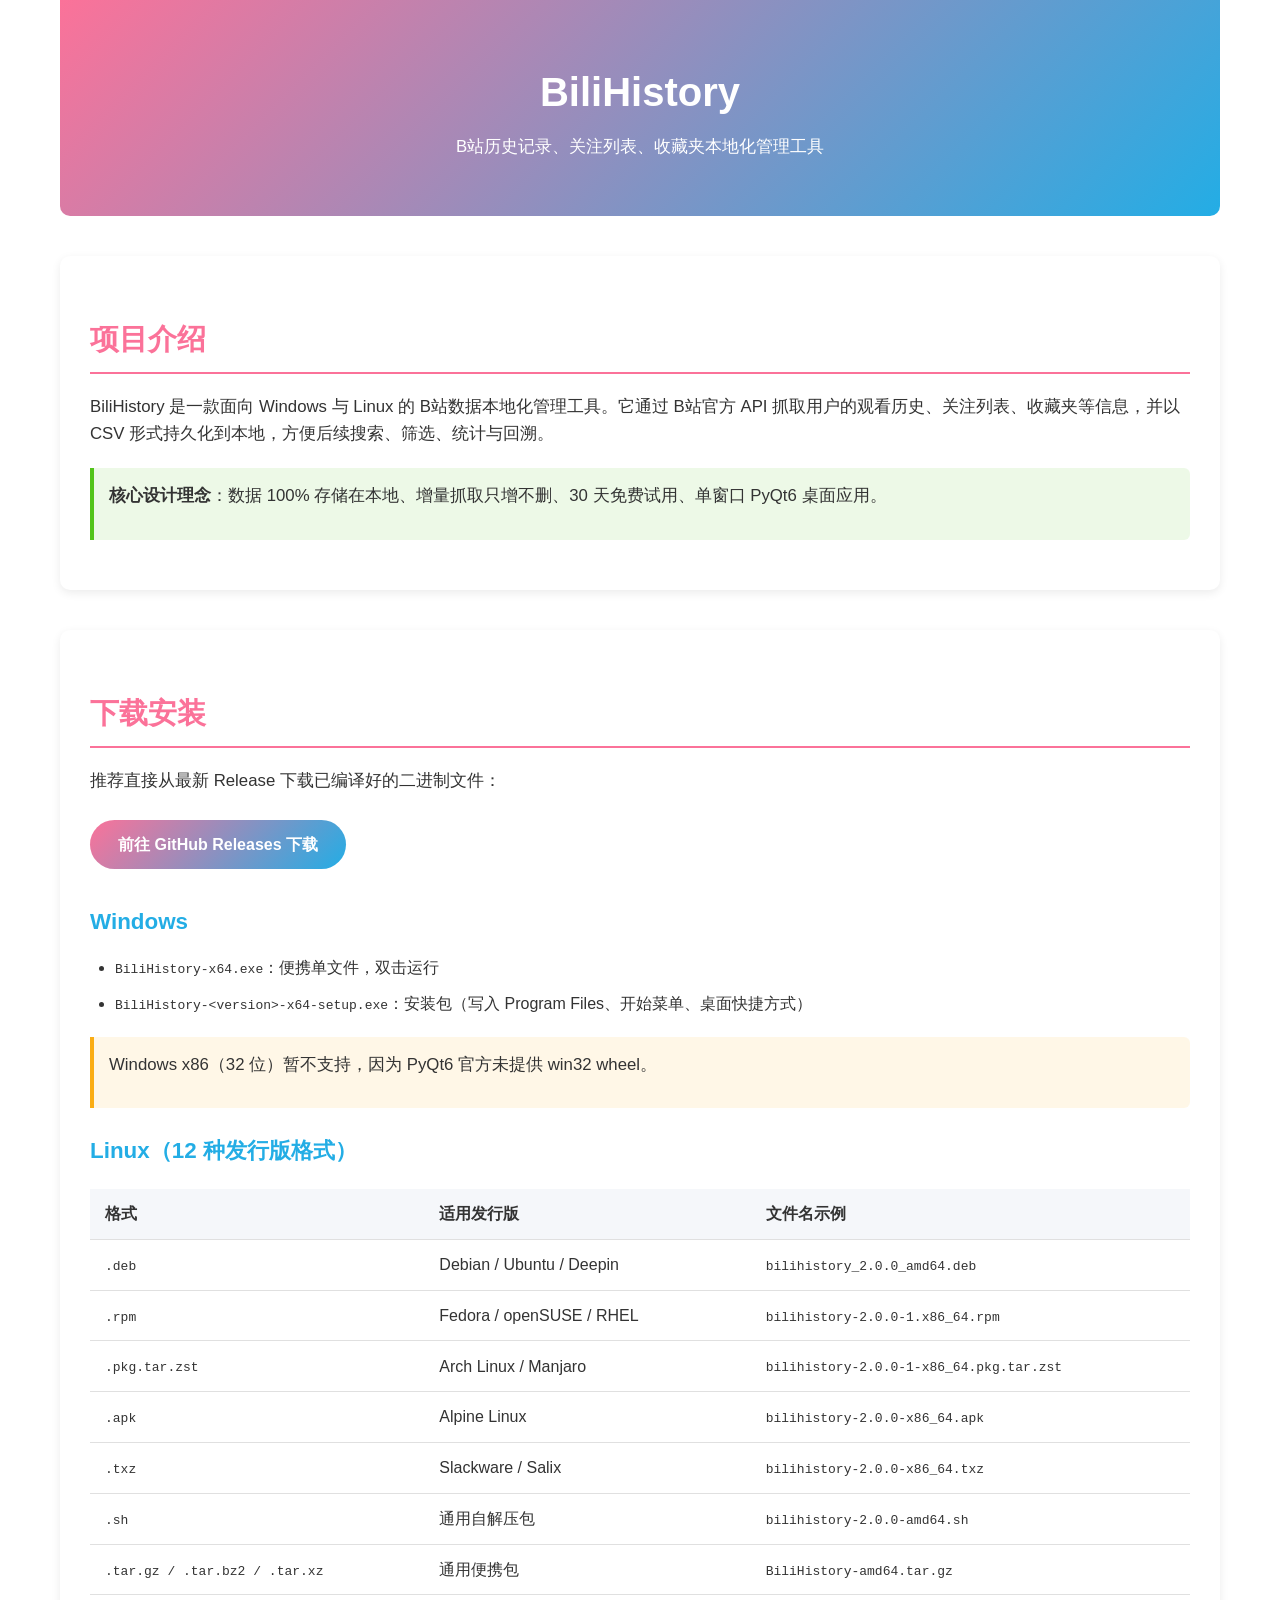
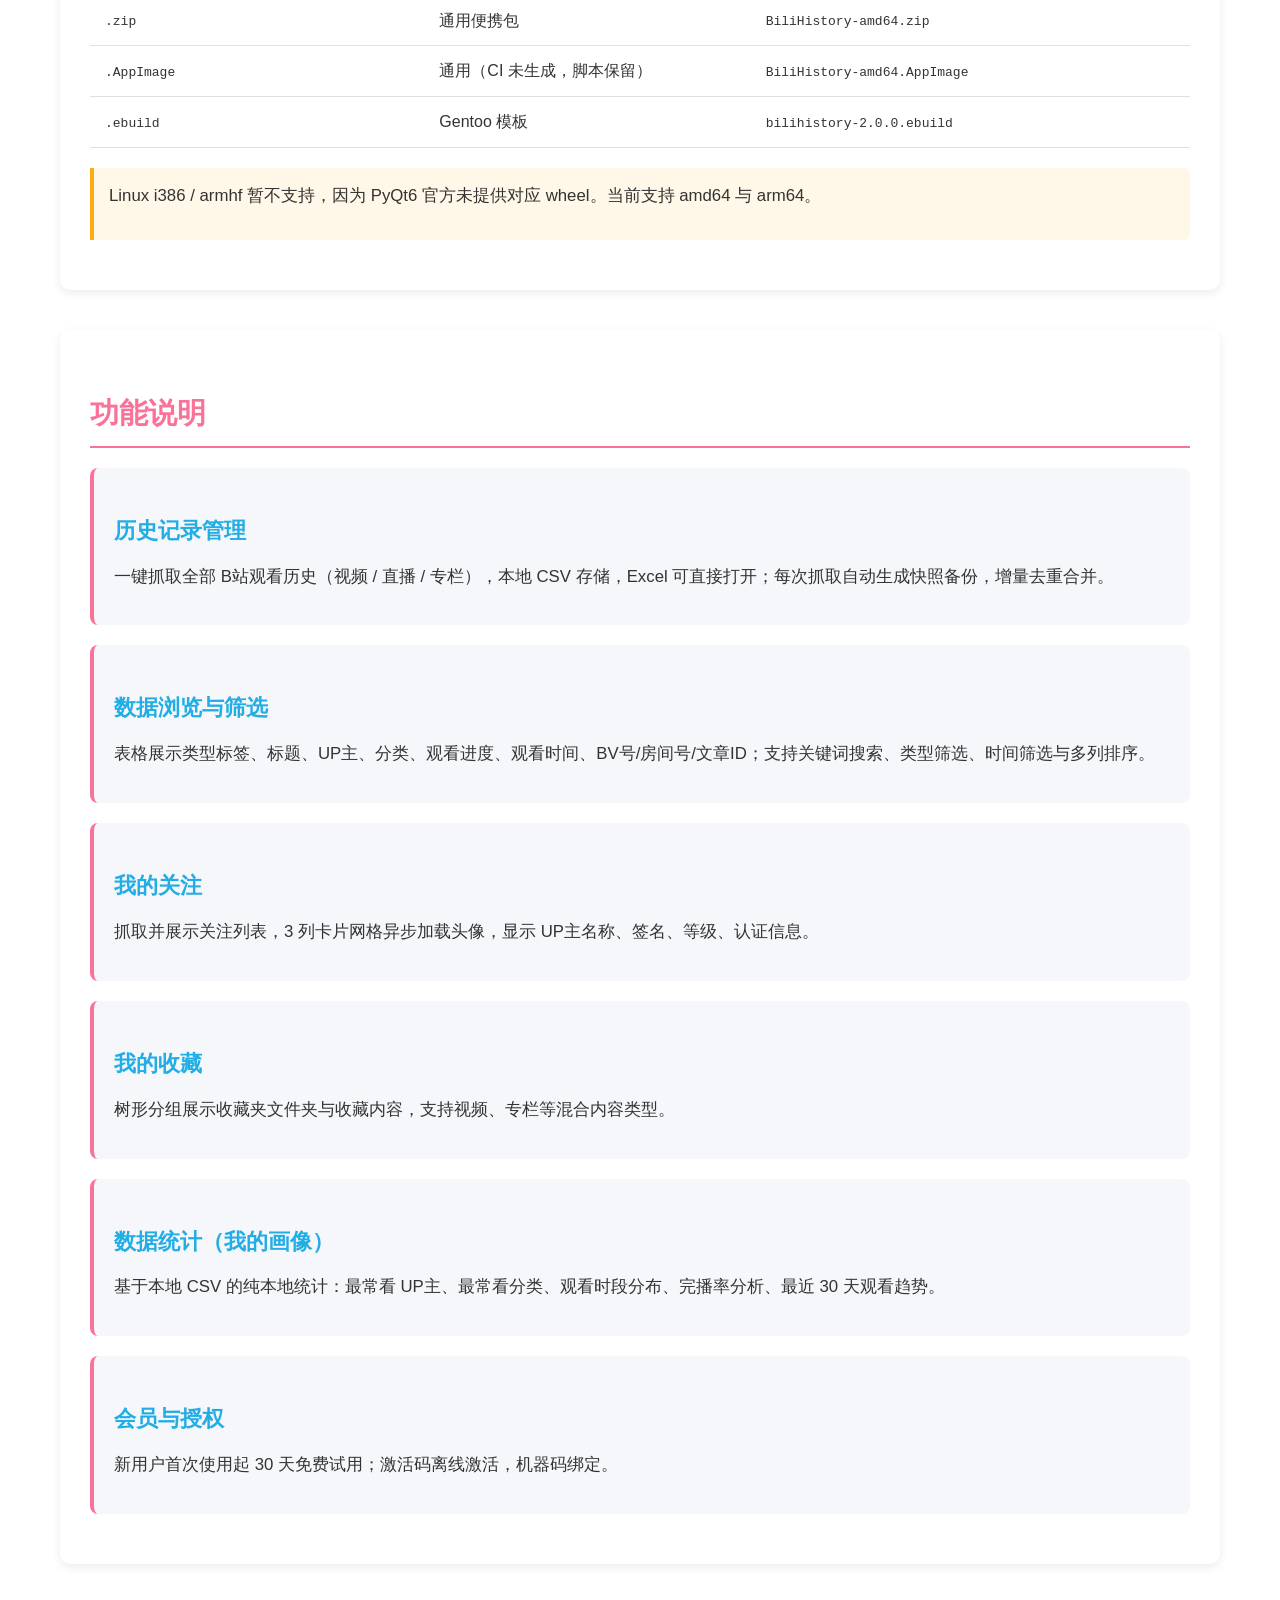
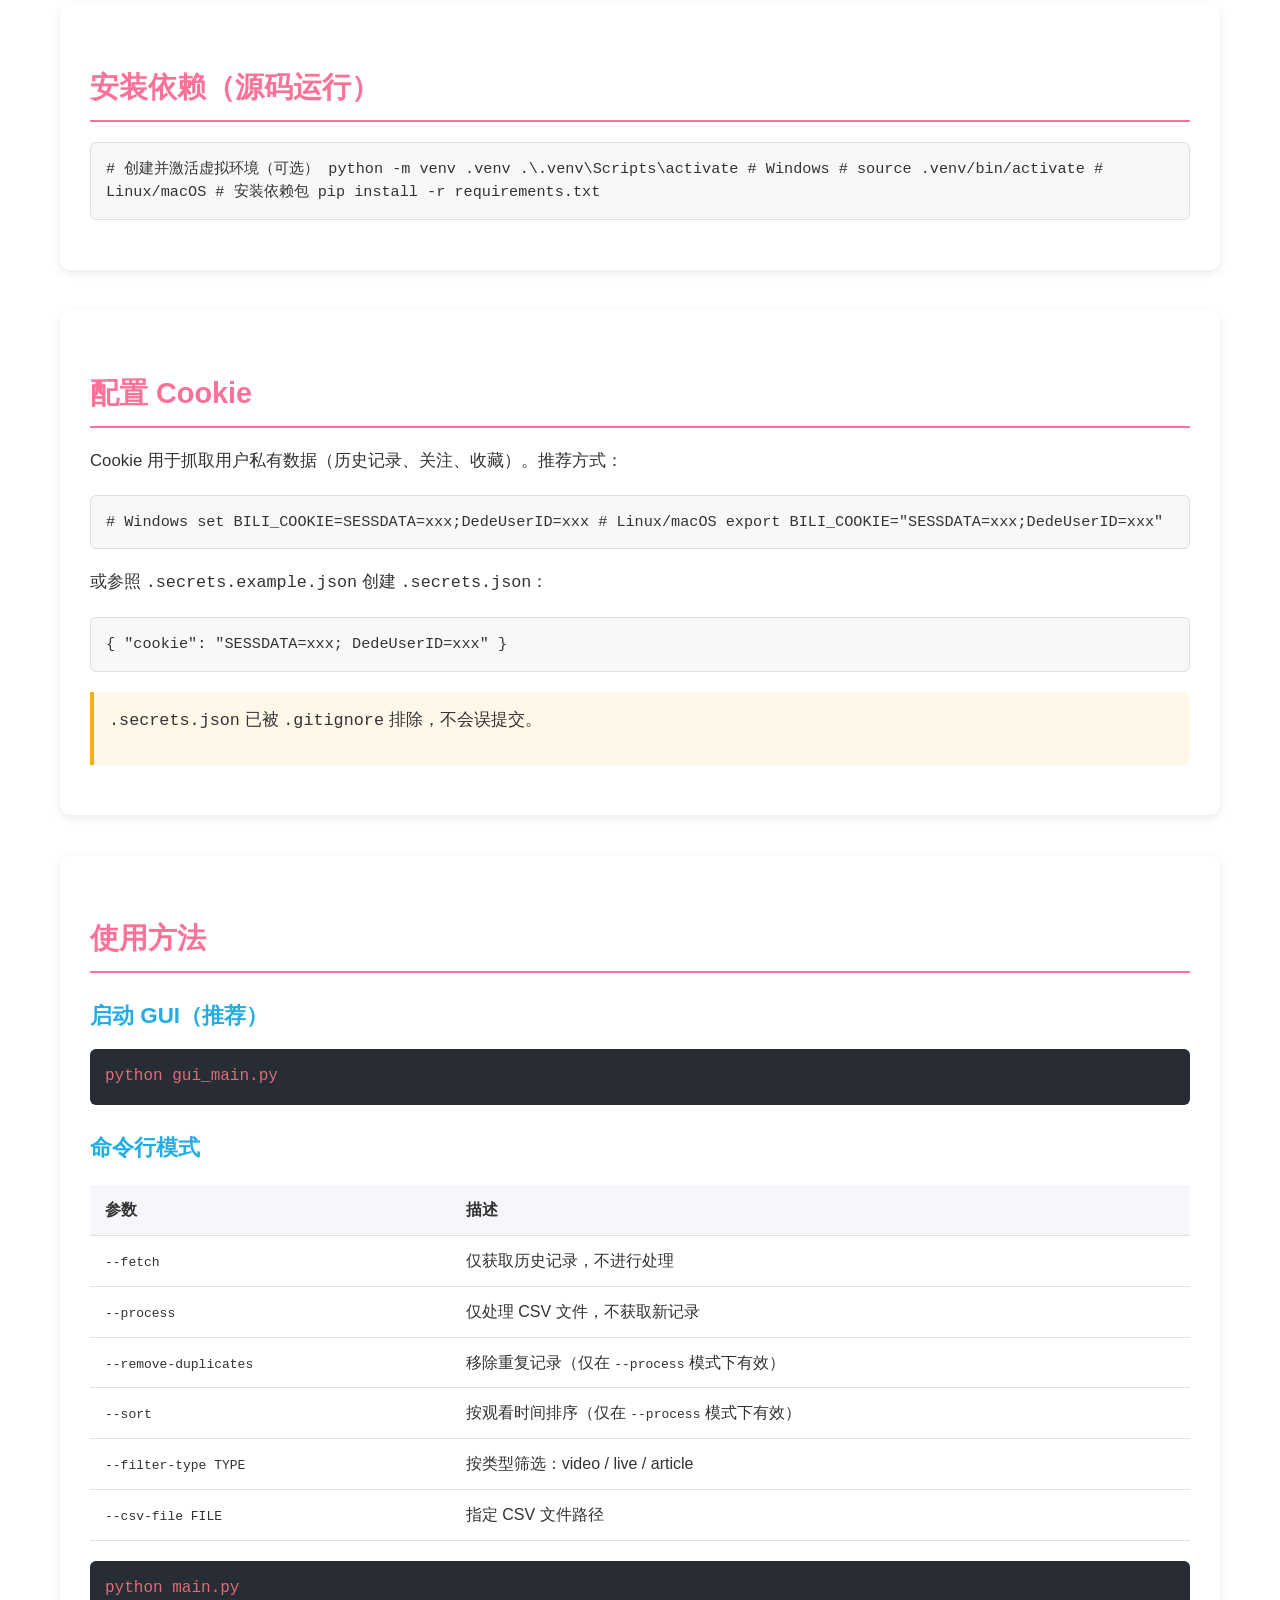
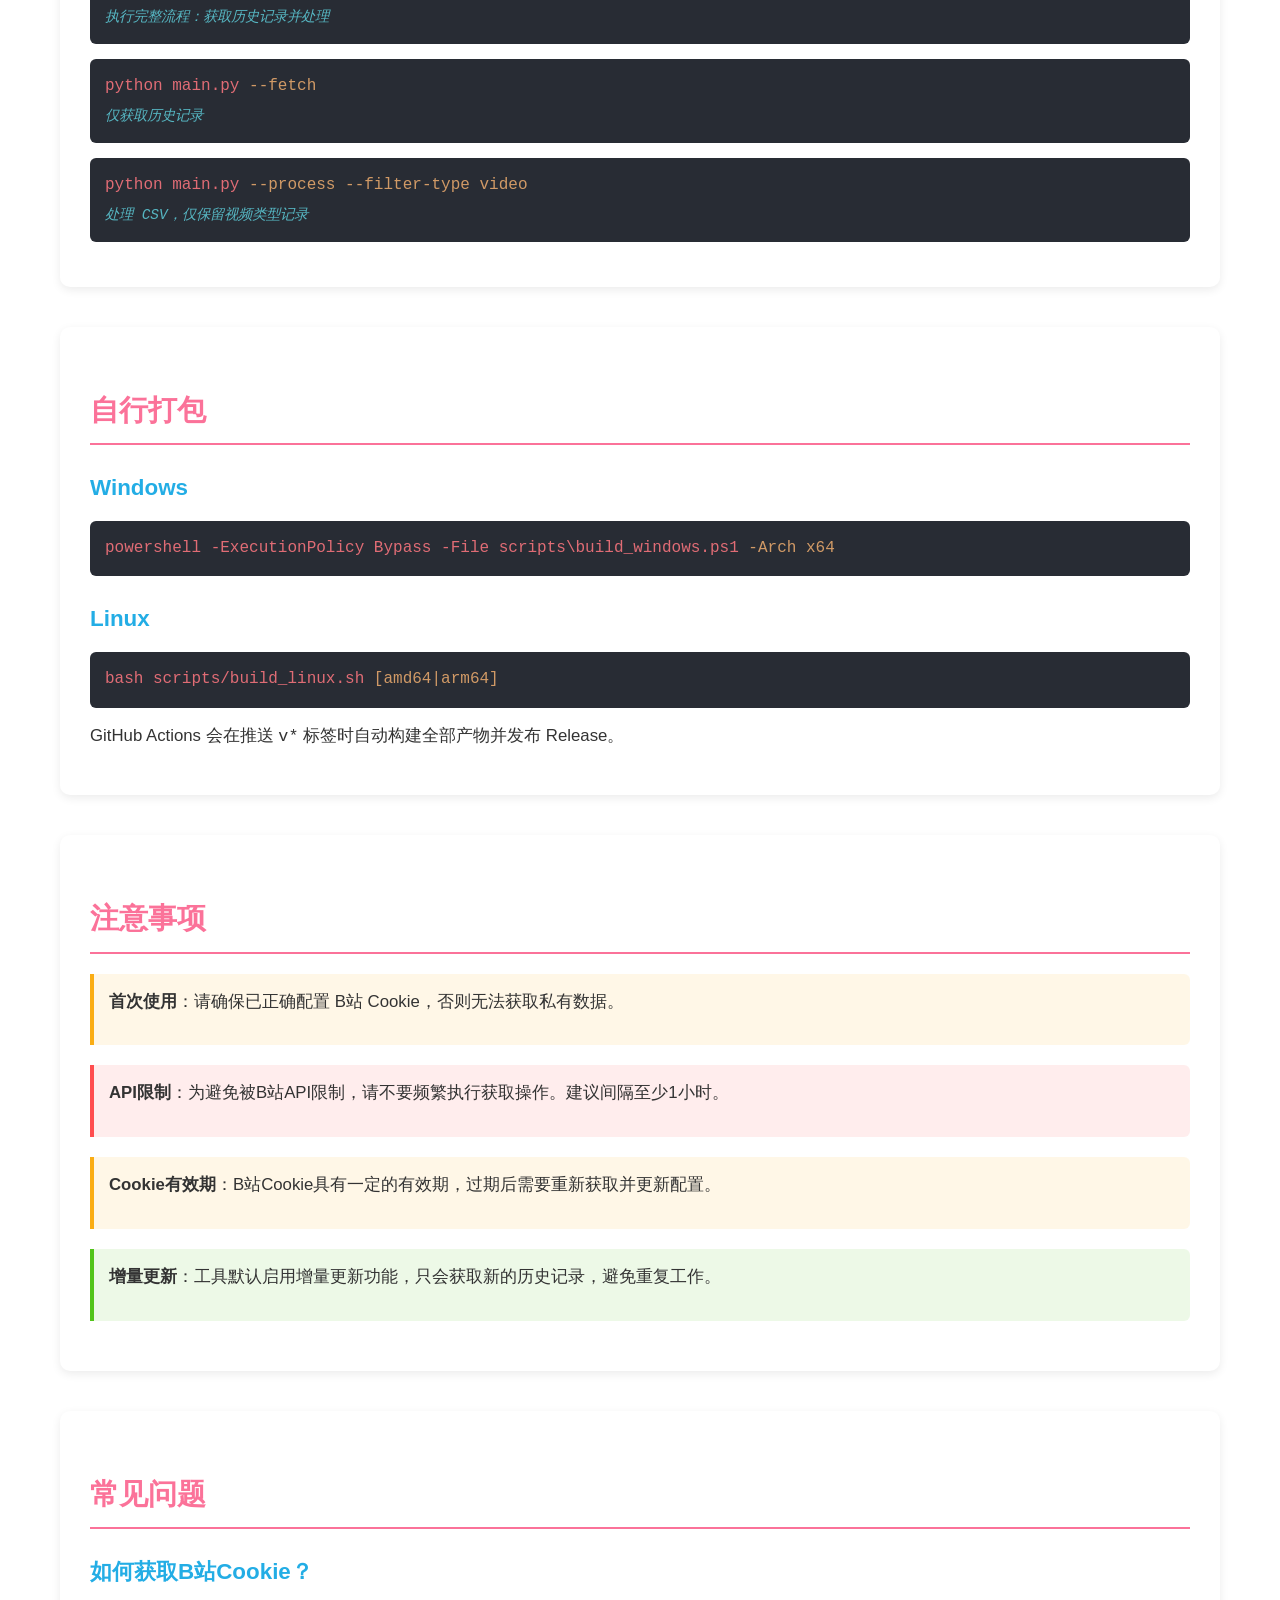
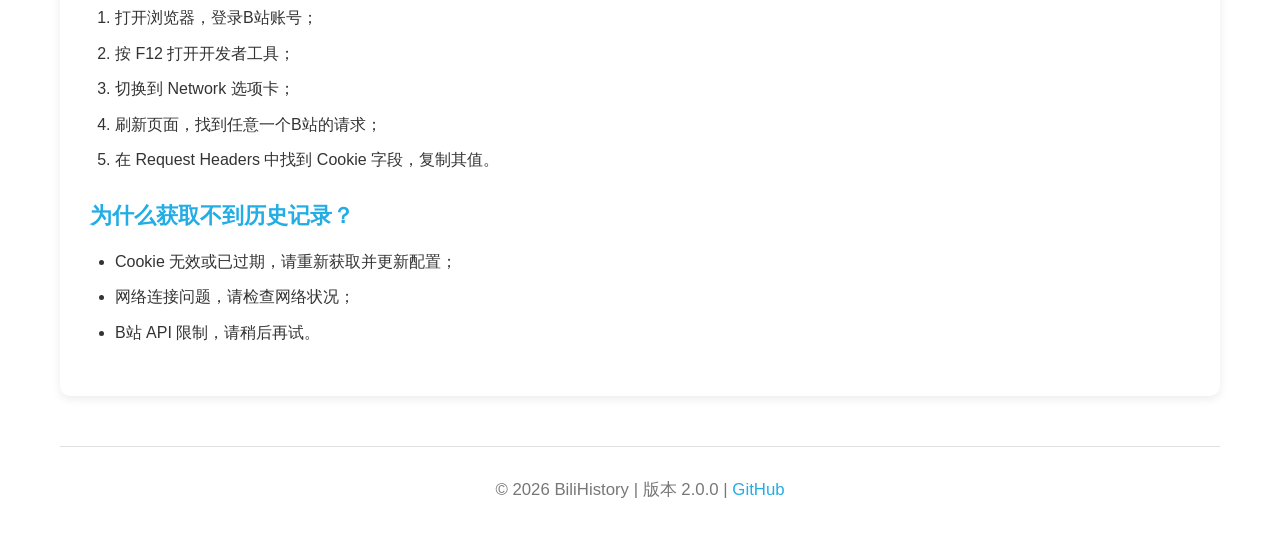
<file: index.html>
<!DOCTYPE html>
<html lang="zh-CN">
<head>
    <meta charset="UTF-8">
    <meta http-equiv="refresh" content="0; url=docs.html">
    <title>BiliHistory</title>
</head>
<body>
    <p>正在跳转至 <a href="docs.html">BiliHistory 使用说明</a>...</p>
</body>
</html>
</file>
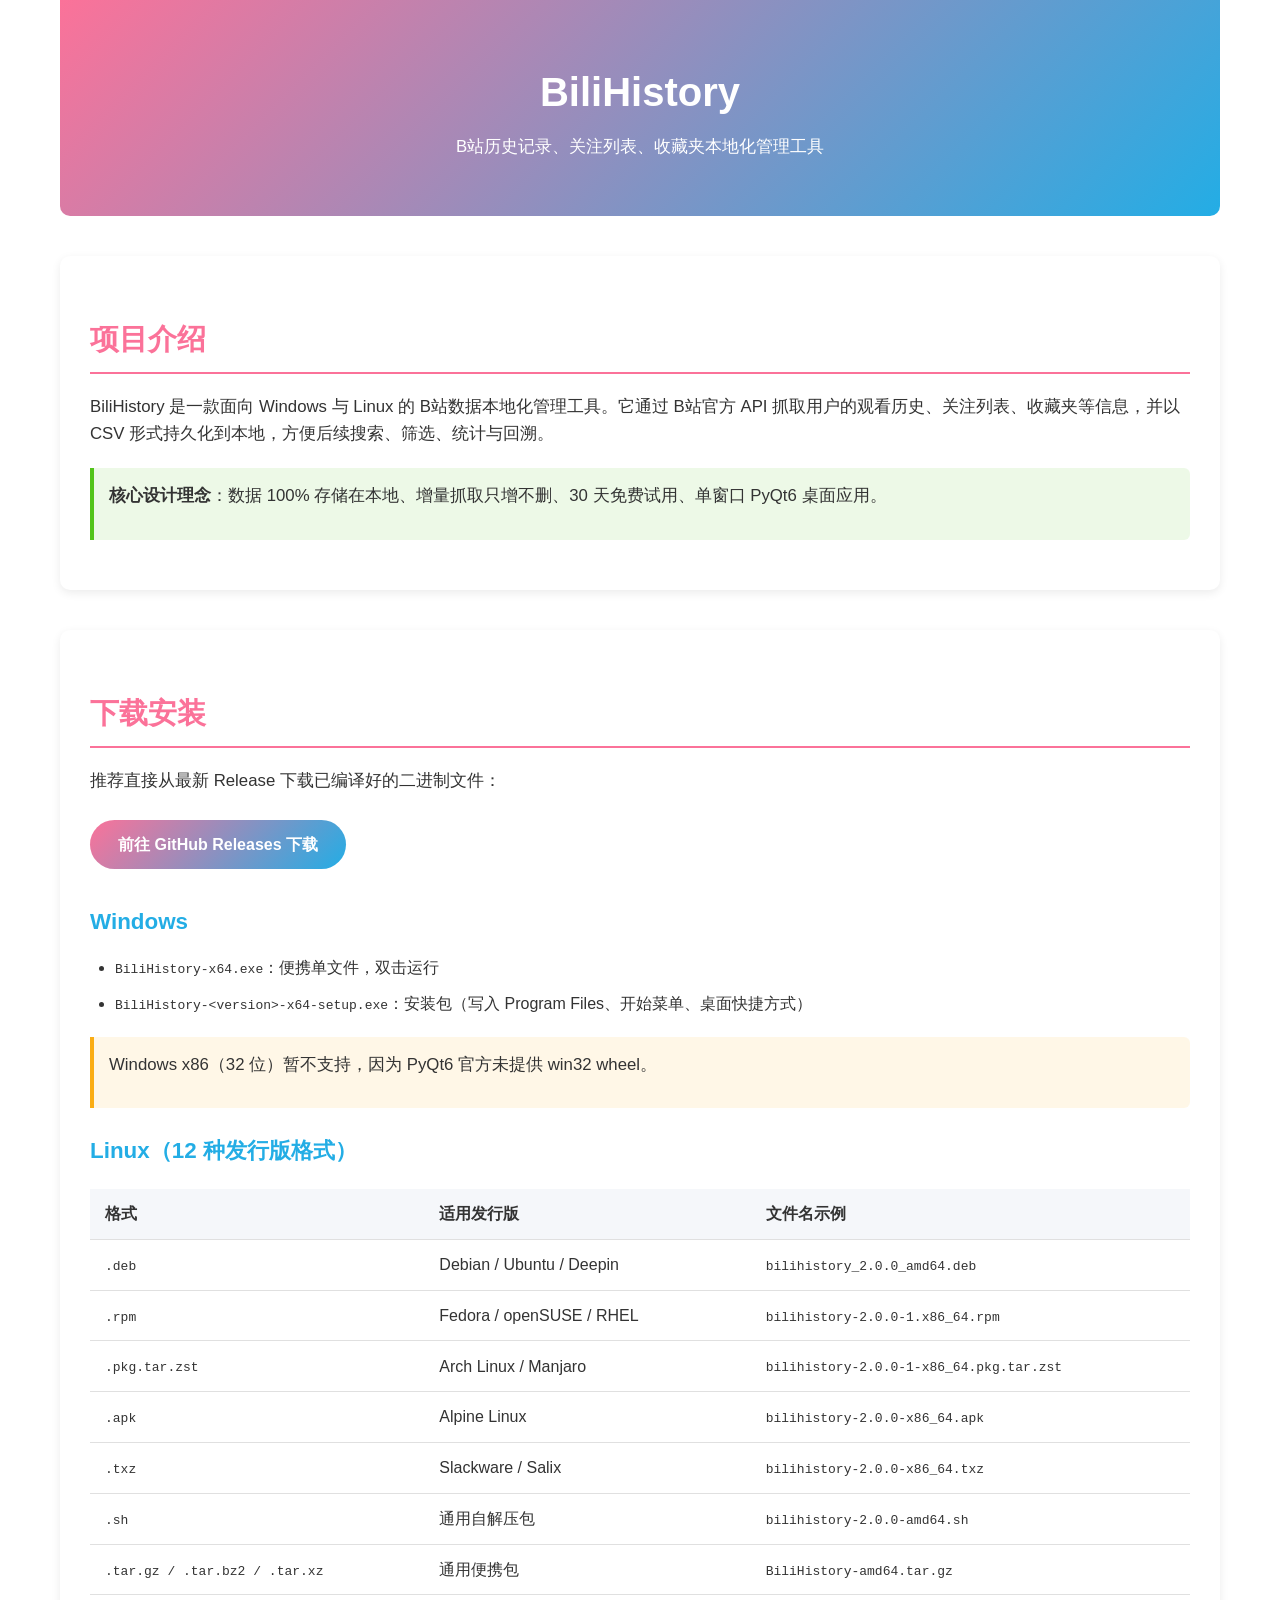
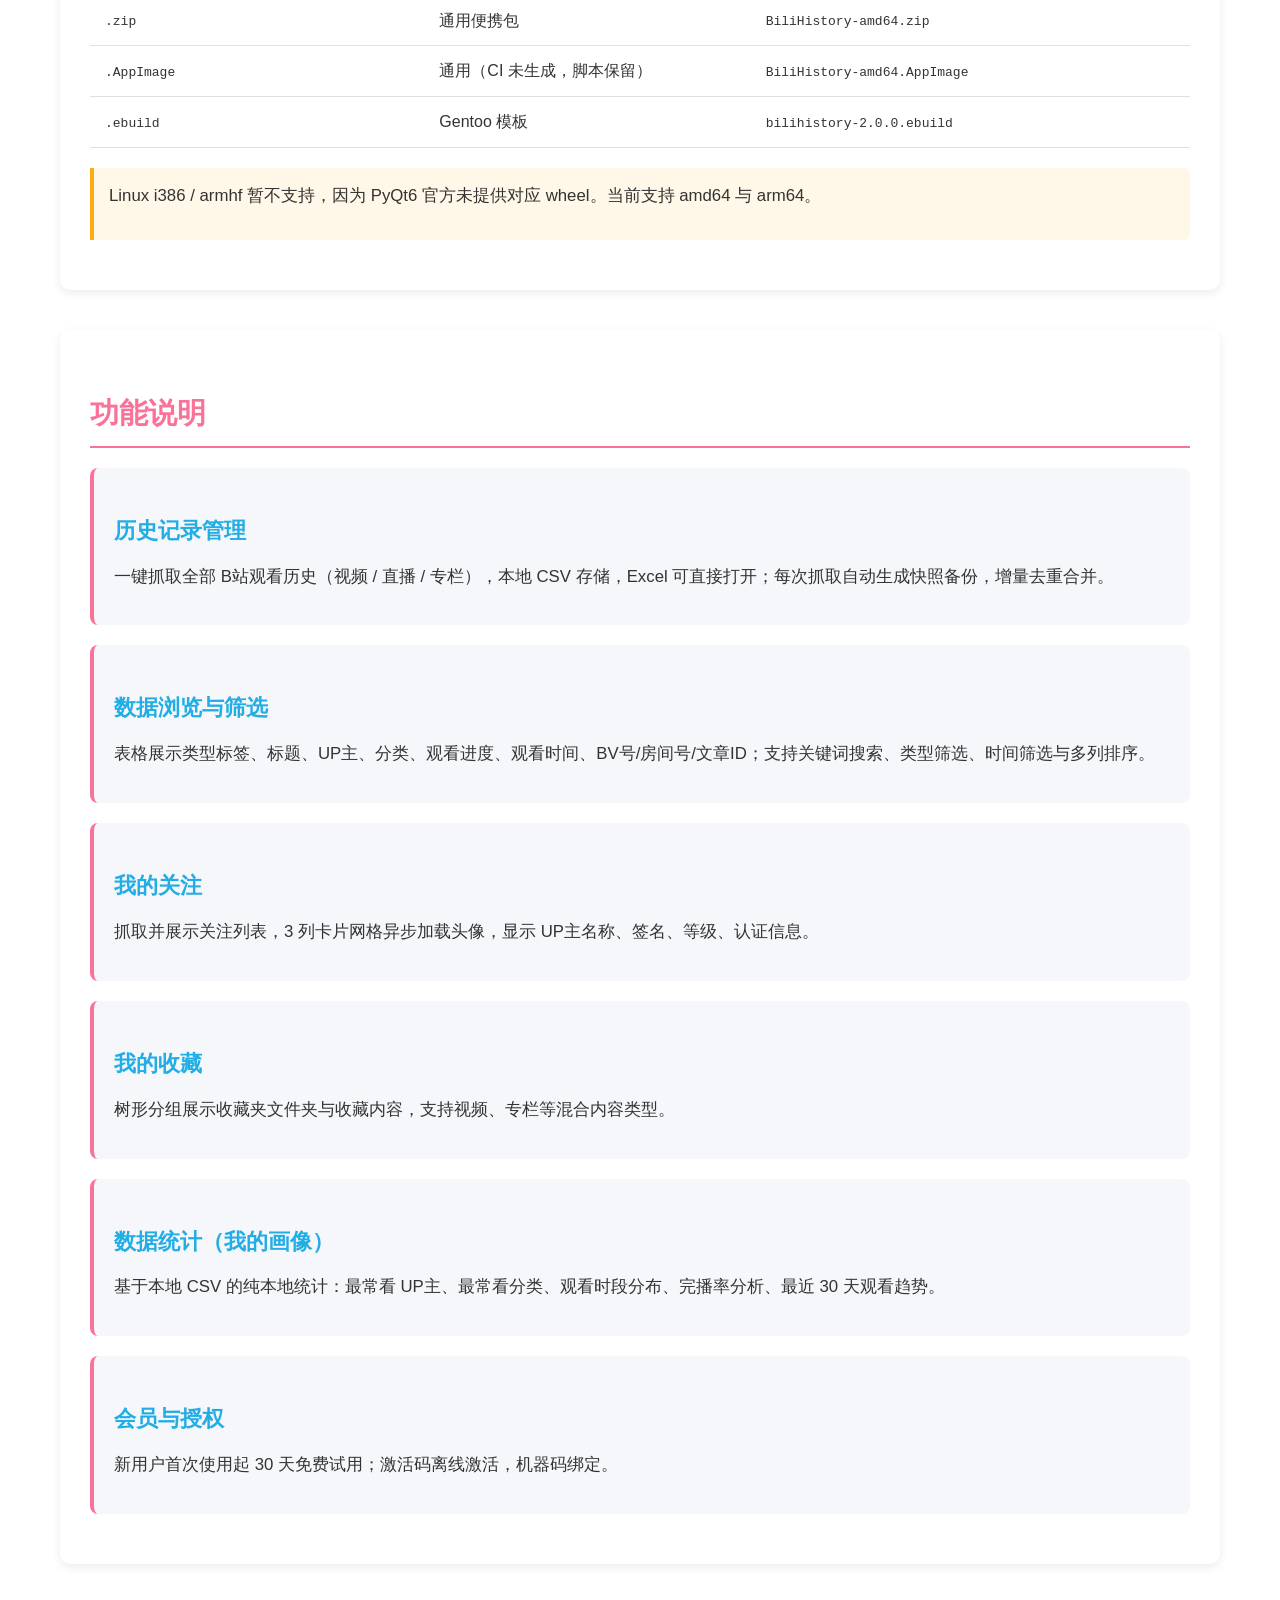
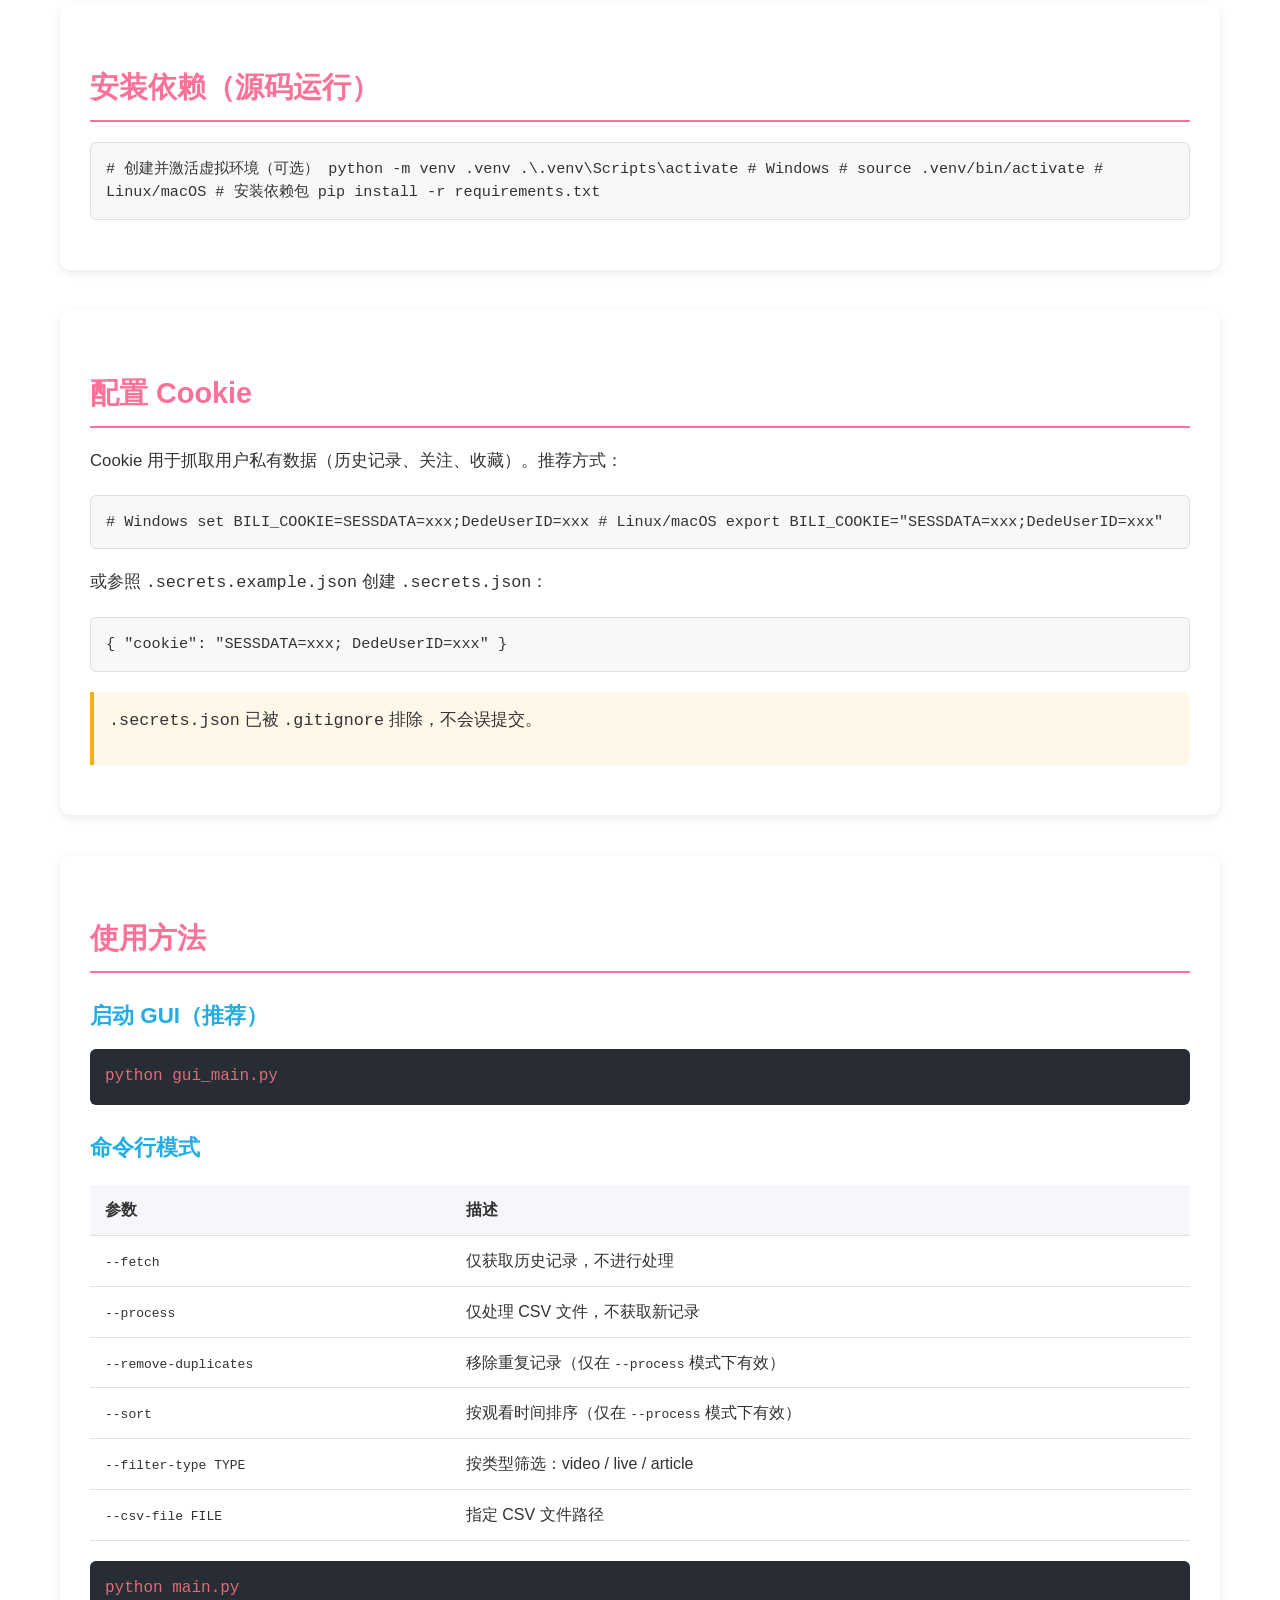
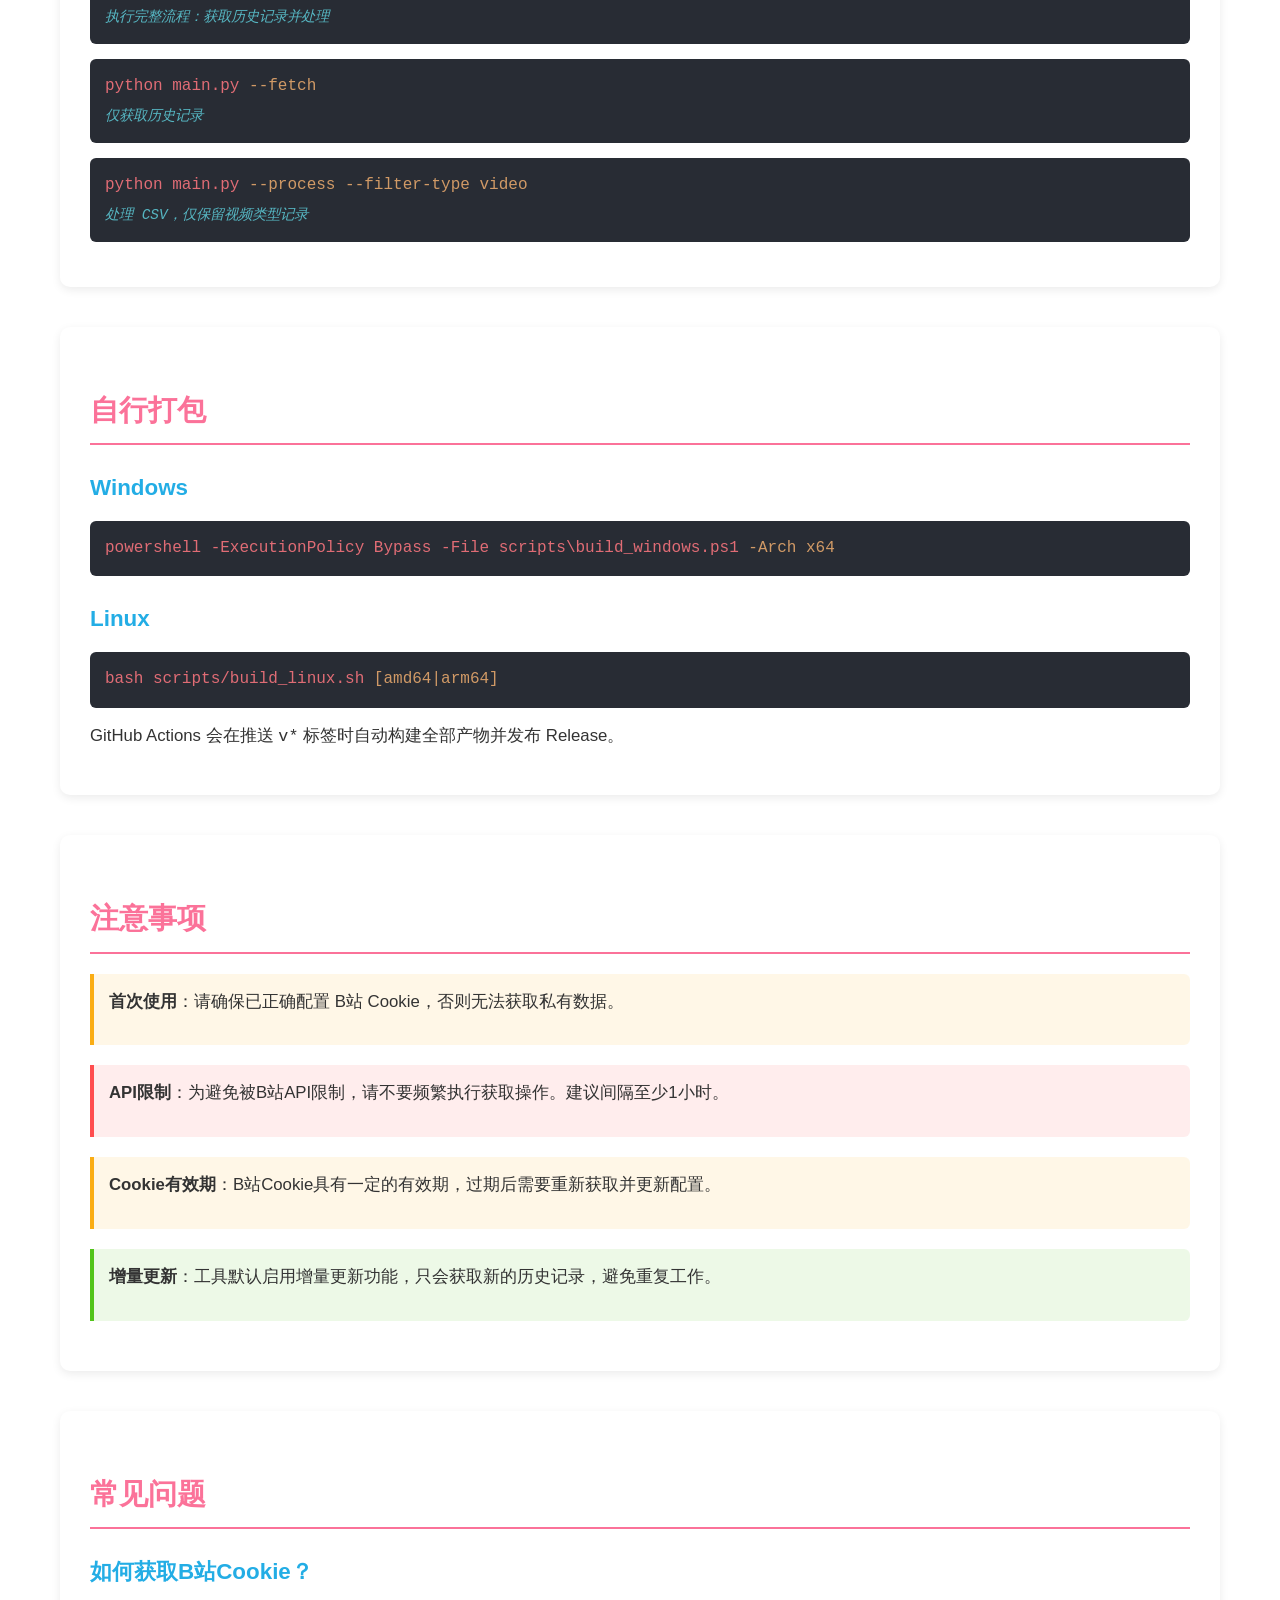
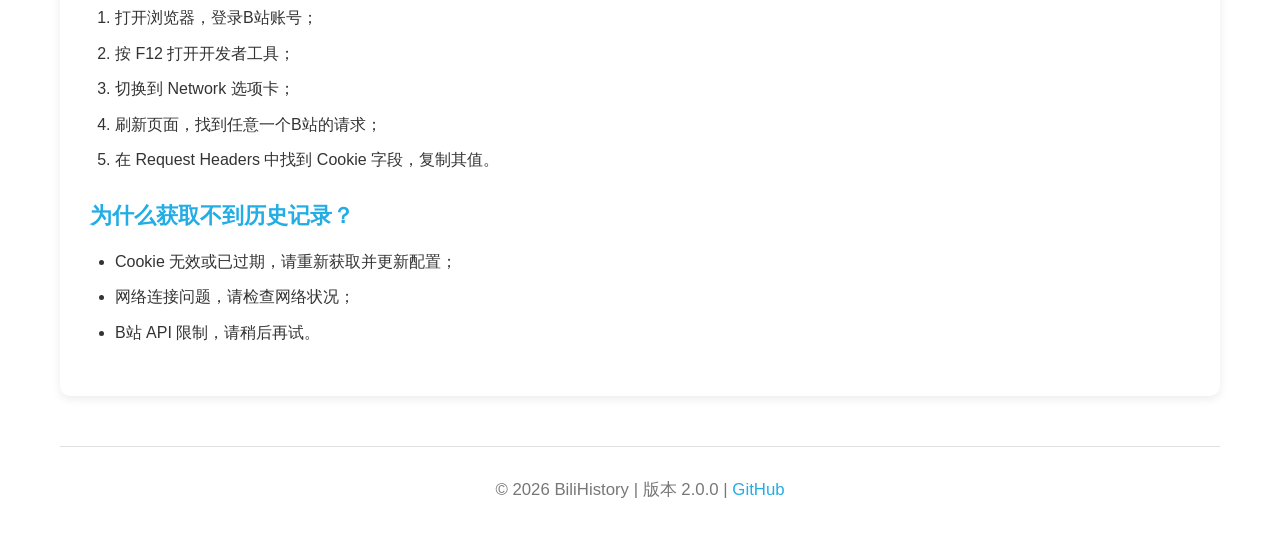
<file: docs.html>
<!DOCTYPE html>
<html lang="zh-CN">
<head>
    <meta charset="UTF-8">
    <meta name="viewport" content="width=device-width, initial-scale=1.0">
    <title>BiliHistory — B站历史记录管理工具</title>
    <style>
        :root {
            --primary-color: #FB7299;
            --secondary-color: #23ADE5;
            --text-color: #333;
            --light-bg: #f5f7fa;
            --border-color: #e0e0e0;
            --code-bg: #f8f8f8;
            --success-color: #52c41a;
            --warning-color: #faad14;
            --danger-color: #ff4d4f;
        }
        * {
            margin: 0;
            padding: 0;
            box-sizing: border-box;
        }
        body {
            font-family: 'PingFang SC', 'Microsoft YaHei', sans-serif;
            line-height: 1.6;
            color: var(--text-color);
            background-color: #fff;
            max-width: 1200px;
            margin: 0 auto;
            padding: 0 20px;
        }
        header {
            background: linear-gradient(135deg, var(--primary-color), var(--secondary-color));
            color: white;
            padding: 60px 0 40px;
            margin-bottom: 40px;
            border-radius: 0 0 10px 10px;
            text-align: center;
        }
        h1 {
            font-size: 2.5rem;
            margin-bottom: 10px;
            font-weight: 600;
        }
        h2 {
            font-size: 1.8rem;
            margin: 30px 0 20px;
            padding-bottom: 10px;
            border-bottom: 2px solid var(--primary-color);
            color: var(--primary-color);
        }
        h3 {
            font-size: 1.4rem;
            margin: 25px 0 15px;
            color: var(--secondary-color);
        }
        p {
            margin-bottom: 15px;
            font-size: 1.05rem;
        }
        ul, ol {
            margin: 0 0 20px 25px;
        }
        li {
            margin-bottom: 10px;
        }
        a {
            color: var(--secondary-color);
            text-decoration: none;
        }
        a:hover {
            text-decoration: underline;
        }
        .container {
            background-color: white;
            border-radius: 10px;
            box-shadow: 0 3px 10px rgba(0, 0, 0, 0.08);
            padding: 30px;
            margin-bottom: 40px;
        }
        .feature-card {
            background-color: var(--light-bg);
            border-radius: 8px;
            padding: 20px;
            margin-bottom: 20px;
            border-left: 4px solid var(--primary-color);
            transition: transform 0.3s ease, box-shadow 0.3s ease;
        }
        .feature-card:hover {
            transform: translateY(-5px);
            box-shadow: 0 5px 15px rgba(0, 0, 0, 0.1);
        }
        .code-block {
            background-color: var(--code-bg);
            border: 1px solid var(--border-color);
            border-radius: 6px;
            padding: 15px;
            margin: 20px 0;
            overflow-x: auto;
            font-family: 'Consolas', 'Monaco', monospace;
            font-size: 0.95rem;
            line-height: 1.5;
        }
        .command-example {
            background-color: #282c34;
            color: #abb2bf;
            border-radius: 6px;
            padding: 15px;
            margin: 15px 0;
            overflow-x: auto;
            font-family: 'Consolas', 'Monaco', monospace;
        }
        .command-example span {
            color: #e06c75;
        }
        .command-example .option {
            color: #d19a66;
        }
        .command-example .description {
            color: #56b6c2;
            margin-top: 5px;
            display: block;
            font-style: italic;
            font-size: 0.9rem;
        }
        .note {
            background-color: rgba(250, 173, 20, 0.1);
            border-left: 4px solid var(--warning-color);
            padding: 15px;
            margin: 20px 0;
            border-radius: 0 6px 6px 0;
        }
        .warning {
            background-color: rgba(255, 77, 79, 0.1);
            border-left: 4px solid var(--danger-color);
            padding: 15px;
            margin: 20px 0;
            border-radius: 0 6px 6px 0;
        }
        .success {
            background-color: rgba(82, 196, 26, 0.1);
            border-left: 4px solid var(--success-color);
            padding: 15px;
            margin: 20px 0;
            border-radius: 0 6px 6px 0;
        }
        .param-table, .download-table {
            width: 100%;
            border-collapse: collapse;
            margin: 20px 0;
        }
        .param-table th, .param-table td,
        .download-table th, .download-table td {
            padding: 12px 15px;
            text-align: left;
            border-bottom: 1px solid var(--border-color);
        }
        .param-table th, .download-table th {
            background-color: var(--light-bg);
            font-weight: 600;
        }
        .param-table tr:hover, .download-table tr:hover {
            background-color: var(--light-bg);
        }
        .download-btn {
            display: inline-block;
            background: linear-gradient(135deg, var(--primary-color), var(--secondary-color));
            color: white;
            padding: 12px 28px;
            border-radius: 25px;
            font-weight: 600;
            margin: 10px 10px 10px 0;
            transition: transform 0.2s ease, box-shadow 0.2s ease;
        }
        .download-btn:hover {
            transform: translateY(-2px);
            box-shadow: 0 5px 15px rgba(251, 114, 153, 0.3);
            text-decoration: none;
        }
        footer {
            text-align: center;
            padding: 30px 0;
            margin-top: 50px;
            color: #777;
            border-top: 1px solid var(--border-color);
        }
        @media (max-width: 768px) {
            h1 {
                font-size: 2rem;
            }
            h2 {
                font-size: 1.5rem;
            }
            h3 {
                font-size: 1.2rem;
            }
            .container {
                padding: 20px;
            }
            header {
                padding: 40px 0 30px;
            }
        }
    </style>
</head>
<body>
    <header>
        <h1>BiliHistory</h1>
        <p>B站历史记录、关注列表、收藏夹本地化管理工具</p>
    </header>

    <div class="container">
        <h2>项目介绍</h2>
        <p>BiliHistory 是一款面向 Windows 与 Linux 的 B站数据本地化管理工具。它通过 B站官方 API 抓取用户的观看历史、关注列表、收藏夹等信息，并以 CSV 形式持久化到本地，方便后续搜索、筛选、统计与回溯。</p>
        <div class="success">
            <p><strong>核心设计理念</strong>：数据 100% 存储在本地、增量抓取只增不删、30 天免费试用、单窗口 PyQt6 桌面应用。</p>
        </div>
    </div>

    <div class="container">
        <h2>下载安装</h2>
        <p>推荐直接从最新 Release 下载已编译好的二进制文件：</p>
        <a class="download-btn" href="https://github.com/Qiuini/BiliHistory/releases/latest" target="_blank">前往 GitHub Releases 下载</a>

        <h3>Windows</h3>
        <ul>
            <li><code>BiliHistory-x64.exe</code>：便携单文件，双击运行</li>
            <li><code>BiliHistory-&lt;version&gt;-x64-setup.exe</code>：安装包（写入 Program Files、开始菜单、桌面快捷方式）</li>
        </ul>
        <div class="note">
            <p>Windows x86（32 位）暂不支持，因为 PyQt6 官方未提供 win32 wheel。</p>
        </div>

        <h3>Linux（12 种发行版格式）</h3>
        <table class="download-table">
            <thead>
                <tr><th>格式</th><th>适用发行版</th><th>文件名示例</th></tr>
            </thead>
            <tbody>
                <tr><td><code>.deb</code></td><td>Debian / Ubuntu / Deepin</td><td><code>bilihistory_2.0.0_amd64.deb</code></td></tr>
                <tr><td><code>.rpm</code></td><td>Fedora / openSUSE / RHEL</td><td><code>bilihistory-2.0.0-1.x86_64.rpm</code></td></tr>
                <tr><td><code>.pkg.tar.zst</code></td><td>Arch Linux / Manjaro</td><td><code>bilihistory-2.0.0-1-x86_64.pkg.tar.zst</code></td></tr>
                <tr><td><code>.apk</code></td><td>Alpine Linux</td><td><code>bilihistory-2.0.0-x86_64.apk</code></td></tr>
                <tr><td><code>.txz</code></td><td>Slackware / Salix</td><td><code>bilihistory-2.0.0-x86_64.txz</code></td></tr>
                <tr><td><code>.sh</code></td><td>通用自解压包</td><td><code>bilihistory-2.0.0-amd64.sh</code></td></tr>
                <tr><td><code>.tar.gz / .tar.bz2 / .tar.xz</code></td><td>通用便携包</td><td><code>BiliHistory-amd64.tar.gz</code></td></tr>
                <tr><td><code>.zip</code></td><td>通用便携包</td><td><code>BiliHistory-amd64.zip</code></td></tr>
                <tr><td><code>.AppImage</code></td><td>通用（CI 未生成，脚本保留）</td><td><code>BiliHistory-amd64.AppImage</code></td></tr>
                <tr><td><code>.ebuild</code></td><td>Gentoo 模板</td><td><code>bilihistory-2.0.0.ebuild</code></td></tr>
            </tbody>
        </table>
        <div class="note">
            <p>Linux i386 / armhf 暂不支持，因为 PyQt6 官方未提供对应 wheel。当前支持 amd64 与 arm64。</p>
        </div>
    </div>

    <div class="container">
        <h2>功能说明</h2>
        <div class="feature-card">
            <h3>历史记录管理</h3>
            <p>一键抓取全部 B站观看历史（视频 / 直播 / 专栏），本地 CSV 存储，Excel 可直接打开；每次抓取自动生成快照备份，增量去重合并。</p>
        </div>
        <div class="feature-card">
            <h3>数据浏览与筛选</h3>
            <p>表格展示类型标签、标题、UP主、分类、观看进度、观看时间、BV号/房间号/文章ID；支持关键词搜索、类型筛选、时间筛选与多列排序。</p>
        </div>
        <div class="feature-card">
            <h3>我的关注</h3>
            <p>抓取并展示关注列表，3 列卡片网格异步加载头像，显示 UP主名称、签名、等级、认证信息。</p>
        </div>
        <div class="feature-card">
            <h3>我的收藏</h3>
            <p>树形分组展示收藏夹文件夹与收藏内容，支持视频、专栏等混合内容类型。</p>
        </div>
        <div class="feature-card">
            <h3>数据统计（我的画像）</h3>
            <p>基于本地 CSV 的纯本地统计：最常看 UP主、最常看分类、观看时段分布、完播率分析、最近 30 天观看趋势。</p>
        </div>
        <div class="feature-card">
            <h3>会员与授权</h3>
            <p>新用户首次使用起 30 天免费试用；激活码离线激活，机器码绑定。</p>
        </div>
    </div>

    <div class="container">
        <h2>安装依赖（源码运行）</h2>
        <div class="code-block">
            # 创建并激活虚拟环境（可选）
            python -m venv .venv
            .\.venv\Scripts\activate  # Windows
            # source .venv/bin/activate  # Linux/macOS

            # 安装依赖包
            pip install -r requirements.txt
        </div>
    </div>

    <div class="container">
        <h2>配置 Cookie</h2>
        <p>Cookie 用于抓取用户私有数据（历史记录、关注、收藏）。推荐方式：</p>
        <div class="code-block">
            # Windows
            set BILI_COOKIE=SESSDATA=xxx;DedeUserID=xxx

            # Linux/macOS
            export BILI_COOKIE="SESSDATA=xxx;DedeUserID=xxx"
        </div>
        <p>或参照 <code>.secrets.example.json</code> 创建 <code>.secrets.json</code>：</p>
        <div class="code-block">
            {
              "cookie": "SESSDATA=xxx; DedeUserID=xxx"
            }
        </div>
        <div class="note">
            <p><code>.secrets.json</code> 已被 <code>.gitignore</code> 排除，不会误提交。</p>
        </div>
    </div>

    <div class="container">
        <h2>使用方法</h2>
        <h3>启动 GUI（推荐）</h3>
        <div class="command-example">
            <span>python</span> <span>gui_main.py</span>
        </div>

        <h3>命令行模式</h3>
        <table class="param-table">
            <thead>
                <tr><th>参数</th><th>描述</th></tr>
            </thead>
            <tbody>
                <tr><td><code>--fetch</code></td><td>仅获取历史记录，不进行处理</td></tr>
                <tr><td><code>--process</code></td><td>仅处理 CSV 文件，不获取新记录</td></tr>
                <tr><td><code>--remove-duplicates</code></td><td>移除重复记录（仅在 <code>--process</code> 模式下有效）</td></tr>
                <tr><td><code>--sort</code></td><td>按观看时间排序（仅在 <code>--process</code> 模式下有效）</td></tr>
                <tr><td><code>--filter-type TYPE</code></td><td>按类型筛选：video / live / article</td></tr>
                <tr><td><code>--csv-file FILE</code></td><td>指定 CSV 文件路径</td></tr>
            </tbody>
        </table>

        <div class="command-example">
            <span>python</span> <span>main.py</span>
            <span class="description">执行完整流程：获取历史记录并处理</span>
        </div>
        <div class="command-example">
            <span>python</span> <span>main.py</span> <span class="option">--fetch</span>
            <span class="description">仅获取历史记录</span>
        </div>
        <div class="command-example">
            <span>python</span> <span>main.py</span> <span class="option">--process --filter-type video</span>
            <span class="description">处理 CSV，仅保留视频类型记录</span>
        </div>
    </div>

    <div class="container">
        <h2>自行打包</h2>
        <h3>Windows</h3>
        <div class="command-example">
            <span>powershell</span> <span>-ExecutionPolicy</span> <span>Bypass</span> <span>-File</span> <span>scripts\build_windows.ps1</span> <span class="option">-Arch x64</span>
        </div>
        <h3>Linux</h3>
        <div class="command-example">
            <span>bash</span> <span>scripts/build_linux.sh</span> <span class="option">[amd64|arm64]</span>
        </div>
        <p>GitHub Actions 会在推送 <code>v*</code> 标签时自动构建全部产物并发布 Release。</p>
    </div>

    <div class="container">
        <h2>注意事项</h2>
        <div class="note">
            <p><strong>首次使用</strong>：请确保已正确配置 B站 Cookie，否则无法获取私有数据。</p>
        </div>
        <div class="warning">
            <p><strong>API限制</strong>：为避免被B站API限制，请不要频繁执行获取操作。建议间隔至少1小时。</p>
        </div>
        <div class="note">
            <p><strong>Cookie有效期</strong>：B站Cookie具有一定的有效期，过期后需要重新获取并更新配置。</p>
        </div>
        <div class="success">
            <p><strong>增量更新</strong>：工具默认启用增量更新功能，只会获取新的历史记录，避免重复工作。</p>
        </div>
    </div>

    <div class="container">
        <h2>常见问题</h2>
        <h3>如何获取B站Cookie？</h3>
        <ol>
            <li>打开浏览器，登录B站账号；</li>
            <li>按 F12 打开开发者工具；</li>
            <li>切换到 Network 选项卡；</li>
            <li>刷新页面，找到任意一个B站的请求；</li>
            <li>在 Request Headers 中找到 Cookie 字段，复制其值。</li>
        </ol>

        <h3>为什么获取不到历史记录？</h3>
        <ul>
            <li>Cookie 无效或已过期，请重新获取并更新配置；</li>
            <li>网络连接问题，请检查网络状况；</li>
            <li>B站 API 限制，请稍后再试。</li>
        </ul>
    </div>

    <footer>
        <p>© 2026 BiliHistory | 版本 2.0.0 | <a href="https://github.com/Qiuini/BiliHistory" target="_blank">GitHub</a></p>
    </footer>
</body>
</html>
</file>
